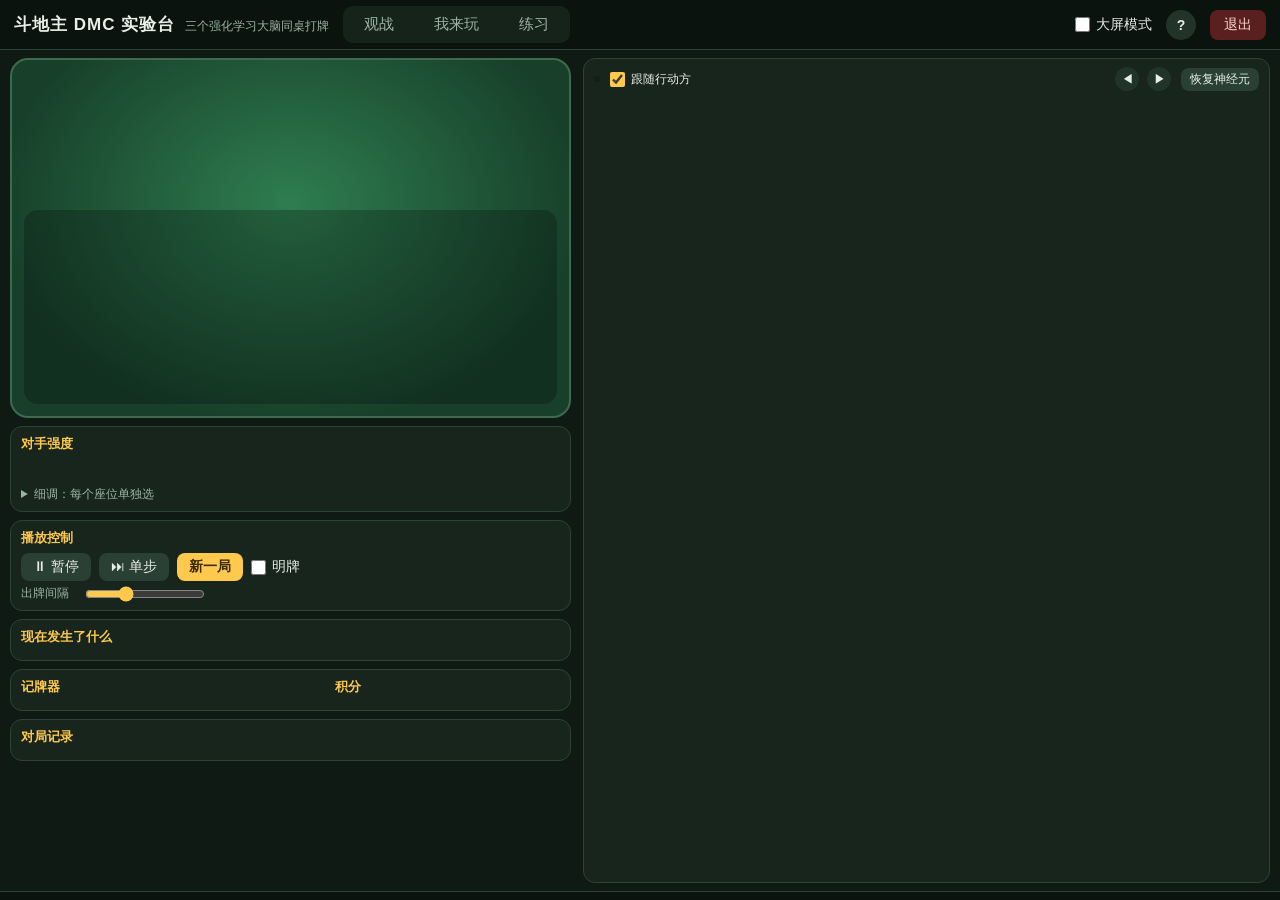
<file: index.html>
<!doctype html>
<html lang="zh-CN">
<head>
<meta charset="utf-8">
<meta name="viewport" content="width=device-width, initial-scale=1">
<title>斗地主 DMC 实验台</title>
<!-- 仓库根目录的入口：GitHub Pages 打开 https://shuyaogao.github.io/doudizhu-dmc-lab/ 时直接跳到 play/。
     用 play/index.html 而不是 play/，这样 Release 的 zip 解压后双击本文件（file://）也能跳过去。 -->
<meta http-equiv="refresh" content="0; url=play/index.html">
<link rel="canonical" href="play/index.html">
<style>
  body { margin: 0; padding: 24px 16px; background: #0f1a14; color: #e8efe9; font-family: "Microsoft YaHei", "PingFang SC", system-ui, sans-serif; line-height: 1.7; }
  a { color: #ffc94d; }
</style>
</head>
<body>
<p>正在打开斗地主 DMC 实验台……</p>
<p>没有自动跳转的话，点这里：<a href="play/index.html">打开实验台（play/index.html）</a></p>
</body>
</html>
</file>
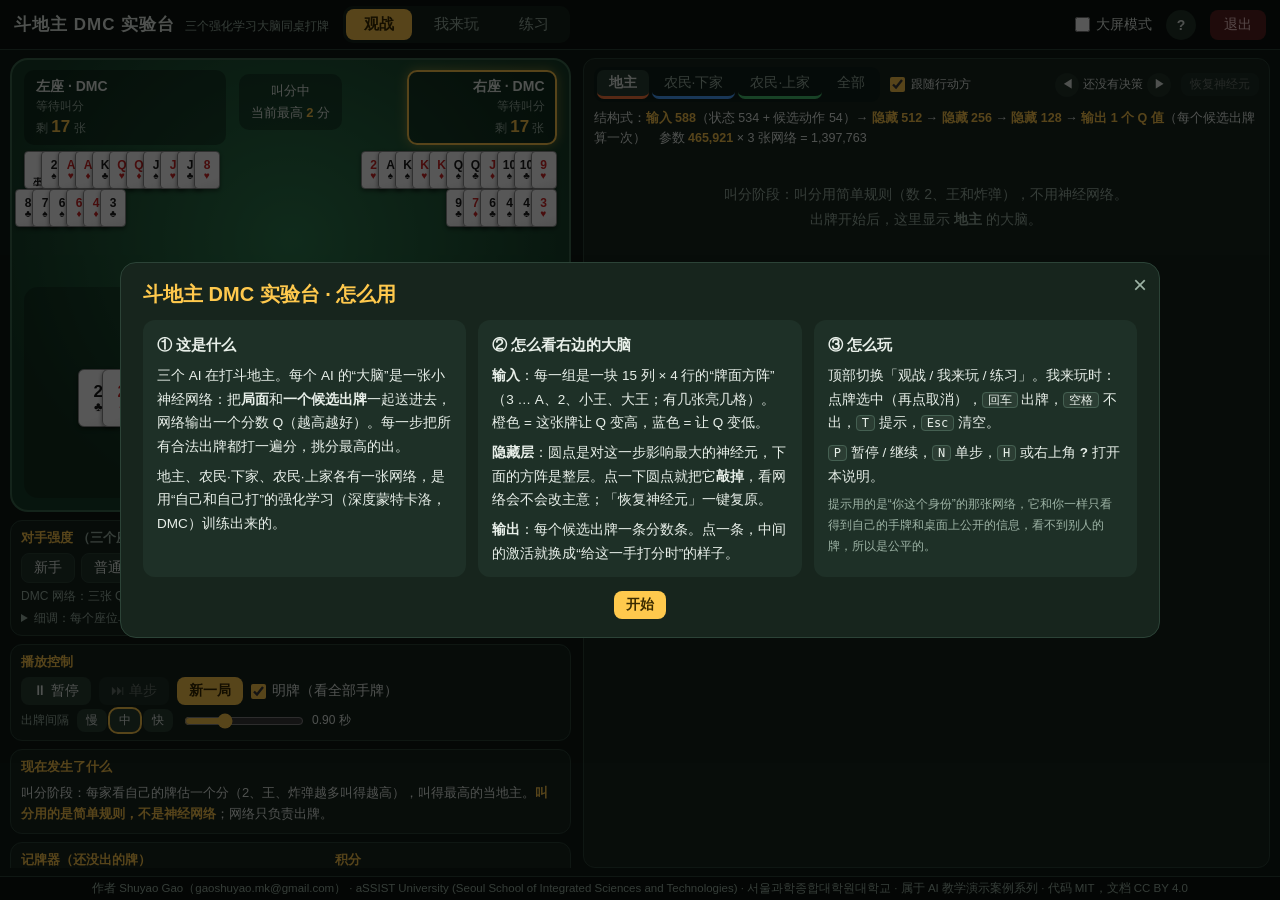
<file: play/index.html>
<!DOCTYPE html>
<html lang="zh-CN">
<head>
<meta charset="utf-8">
<meta name="viewport" content="width=device-width, initial-scale=1">
<title>斗地主 DMC 实验台</title>
<link rel="stylesheet" href="css/app.css">
<link rel="stylesheet" href="css/mobile.css">
</head>
<body>
<div id="app">
  <header id="topbar">
    <div class="brand">斗地主 DMC<span class="long"> 实验台</span><span class="sub">三个强化学习大脑同桌打牌</span></div>
    <nav id="modes" role="tablist">
      <button class="mode" data-mode="watch" data-tip="mode-watch">观战</button>
      <button class="mode" data-mode="play" data-tip="mode-play">我来玩</button>
      <button class="mode" data-mode="practice" data-tip="mode-practice">练习</button>
    </nav>
    <div class="spacer"></div>
    <label class="switch" id="big-wrap" data-tip="bigscreen"><input type="checkbox" id="big-toggle"><span>大屏模式</span></label>
    <button id="help-btn" class="icon-btn" title="操作说明（H）">?</button>
    <button id="exit-btn" class="exit-btn" title="停止运行">退出</button>
    <button id="menu-btn" aria-label="菜单" aria-expanded="false" aria-controls="menu">☰</button>
    <div id="menu" role="menu" hidden>
      <button role="menuitem" id="menu-help">操作说明</button>
      <button role="menuitem" id="menu-ctrl">对手与选项</button>
      <button role="menuitem" id="menu-open">明牌</button>
      <button role="menuitem" id="menu-new">新一局</button>
      <div class="sep"></div>
      <button role="menuitem" id="menu-exit">退出</button>
    </div>
  </header>

  <main id="layout">
    <!-- ================= 左栏：主画面 + 选项 + 播放控制 + 说明 ================= -->
    <section id="left">
      <div id="table">
        <div class="seat-row">
          <div class="seat" id="seat-left"></div>
          <div id="center-info"></div>
          <div class="seat right" id="seat-right"></div>
        </div>
        <div id="me-zone">
          <div class="front" id="front-me"></div>
          <div id="status-line"></div>
          <div id="me-hand" class="hand" data-tip="select"></div>
          <div id="me-actions"></div>
          <div id="me-badge"></div>
        </div>
        <div id="result-banner" hidden></div>
      </div>

      <!-- 手机：主画面下方的一行按钮（观战：暂停 / 单步；我来玩 / 练习：看大脑 / 选项） -->
      <div id="mob-bar" aria-label="手机操作">
        <button class="mbtn mob-watch" id="mob-pause">⏸ 暂停</button>
        <button class="mbtn mob-watch" id="mob-step">⏭ 单步</button>
        <button class="mbtn primary mob-play" id="brain-toggle">看大脑</button>
        <button class="mbtn mob-play" id="ctrl-toggle">选项</button>
        <span id="mob-explain"></span>
      </div>

      <div id="controls">
        <div class="panel" id="practice-panel" hidden>
          <div class="panel-h">练习任务 <span class="muted small" id="task-progress"></span></div>
          <ol id="tasks"></ol>
          <div class="panel-h" style="margin-top:8px">牌型图鉴 <span class="muted small">点一个看例子</span></div>
          <div id="types"></div>
          <div id="type-demo" class="muted small"></div>
        </div>

        <div class="panel" id="preset-panel">
          <div class="panel-h">对手强度 <span class="muted" id="preset-scope"></span></div>
          <div id="presets"></div>
          <div id="preset-desc" class="muted small"></div>
          <details id="fine-tune"><summary>细调：每个座位单独选</summary><div id="seat-kinds"></div></details>
        </div>

        <div class="panel" id="playback-panel">
          <div class="panel-h">播放控制</div>
          <div class="row">
            <button class="btn" id="pause-btn" data-tip="pause">⏸ 暂停</button>
            <button class="btn" id="step-btn" data-tip="step">⏭ 单步</button>
            <button class="btn primary" id="new-btn">新一局</button>
            <label class="switch" id="open-wrap" data-tip="open"><input type="checkbox" id="open-toggle"><span id="open-label">明牌</span></label>
          </div>
          <div class="row">
            <span class="muted small">出牌间隔</span>
            <span id="speed-presets"></span>
            <input type="range" id="speed" min="150" max="2500" step="50" value="900">
            <span id="speed-val" class="small"></span>
          </div>
        </div>

        <div class="panel" id="info-panel">
          <div class="panel-h">现在发生了什么</div>
          <div id="explain"></div>
        </div>

        <div class="panel two-col">
          <div>
            <div class="panel-h" id="counter-h">记牌器</div>
            <div id="counter"></div>
          </div>
          <div>
            <div class="panel-h">积分</div>
            <div id="scores"></div>
          </div>
        </div>

        <div class="panel">
          <div class="panel-h">对局记录</div>
          <div id="log"></div>
        </div>
      </div>
    </section>

    <!-- ================= 右栏：大脑面板 ================= -->
    <section id="right">
      <div id="brain-top">
        <div id="brain-tabs" role="tablist"></div>
        <label class="switch small" data-tip="follow"><input type="checkbox" id="follow-toggle" checked><span>跟随行动方</span></label>
        <div class="spacer"></div>
        <span id="dec-nav">
          <button class="icon-btn" id="dec-prev" title="上一次决策">◀</button>
          <span id="dec-label" class="small"></span>
          <button class="icon-btn" id="dec-next" title="下一次决策">▶</button>
        </span>
        <button class="btn small" id="restore-btn" data-tip="knock">恢复神经元</button>
      </div>
      <div id="brain-struct"></div>
      <div id="brain-body"></div>
    </section>
  </main>

  <footer id="footer"></footer>
</div>

<div id="tip" hidden></div>
<div id="toast"></div>

<div id="help" class="modal" hidden>
  <div class="modal-card">
    <button class="close" id="help-close" title="关闭">×</button>
    <h2>斗地主 DMC 实验台 · 怎么用</h2>
    <div class="modal-body">
    <div class="help-grid">
      <div class="help-card touch-only">
        <h3>③ 手机上怎么玩</h3>
        <svg viewBox="0 0 360 120" role="img" aria-label="触屏操作图解：点一张牌把它抬起来，再点下方的「出牌」">
          <rect x="18" y="38" width="40" height="58" rx="5" fill="#fff" stroke="#8d8d8d"/><text x="25" y="60" font-size="16" font-weight="bold" fill="#1c1c1c">7</text>
          <rect x="52" y="24" width="40" height="58" rx="5" fill="#fff" stroke="#ffc94d" stroke-width="3"/><text x="59" y="46" font-size="16" font-weight="bold" fill="#d32626">8</text>
          <rect x="86" y="38" width="40" height="58" rx="5" fill="#fff" stroke="#8d8d8d"/><text x="93" y="60" font-size="16" font-weight="bold" fill="#1c1c1c">9</text>
          <rect x="120" y="38" width="40" height="58" rx="5" fill="#fff" stroke="#8d8d8d"/><text x="127" y="60" font-size="16" font-weight="bold" fill="#d32626">10</text>
          <circle cx="72" cy="70" r="9" fill="#ffc94d" opacity=".9"/><circle cx="72" cy="70" r="15" fill="none" stroke="#ffc94d" opacity=".5"/>
          <text x="18" y="112" font-size="11" fill="#9db3a5">① 点牌：抬起 = 选中，再点放下</text>
          <path d="M150 60 l0 0 M165 50 l0 0" fill="none"/>
          <text x="172" y="30" font-size="11" fill="#9db3a5">② 牌多时左右滑动</text>
          <path d="M178 40 h60" stroke="#9db3a5" stroke-width="2" marker-end="url(#mArr)"/>
          <defs><marker id="mArr" markerWidth="6" markerHeight="6" refX="5" refY="3" orient="auto"><path d="M0,0 L6,3 L0,6 z" fill="#9db3a5"/></marker></defs>
          <rect x="190" y="60" width="50" height="34" rx="8" fill="#2a4034"/><text x="200" y="82" font-size="12" fill="#e8efe9">提示</text>
          <rect x="246" y="60" width="50" height="34" rx="8" fill="#2a4034"/><text x="256" y="82" font-size="12" fill="#e8efe9">不出</text>
          <rect x="302" y="60" width="50" height="34" rx="8" fill="#2fae5a"/><text x="312" y="82" font-size="12" font-weight="bold" fill="#fff">出牌</text>
          <circle cx="327" cy="88" r="8" fill="#ffc94d" opacity=".9"/>
          <text x="190" y="112" font-size="11" fill="#9db3a5">③ 点「出牌」打出去；压不过就「不出」</text>
        </svg>
        <p>顶部切换「观战 / 我来玩 / 练习」。我来玩时上方是牌桌，下方是你的手牌：<b>点牌选中</b>（再点取消），牌多时<b>左右滑动</b>；然后点 <b>出牌</b>、<b>不出</b> 或 <b>提示</b>。</p>
        <p>「看大脑」全屏打开大脑面板，「返回」关闭；右上角 ☰ 里有对手强度、明牌、新一局、退出。观战时往下滑就能看到大脑面板。</p>
      </div>
      <div class="help-card">
        <h3>① 这是什么</h3>
        <p>三个 AI 在打斗地主。每个 AI 的“大脑”是一张小神经网络：把<b>局面</b>和<b>一个候选出牌</b>一起送进去，网络输出一个分数 Q（越高越好）。每一步把所有合法出牌都打一遍分，挑分最高的出。</p>
        <p>地主、农民·下家、农民·上家各有一张网络，是用“自己和自己打”的强化学习（深度蒙特卡洛，DMC）训练出来的。</p>
      </div>
      <div class="help-card">
        <h3>② 怎么看右边的大脑</h3>
        <p><b>输入</b>：每一组是一块 15 列 × 4 行的“牌面方阵”（3 … A、2、小王、大王；有几张亮几格）。橙色 = 这张牌让 Q 变高，蓝色 = 让 Q 变低。</p>
        <p><b>隐藏层</b>：圆点是对这一步影响最大的神经元，下面的方阵是整层。点一下圆点就把它<b>敲掉</b>，看网络会不会改主意；「恢复神经元」一键复原。</p>
        <p><b>输出</b>：每个候选出牌一条分数条。点一条，中间的激活就换成“给这一手打分时”的样子。</p>
      </div>
      <div class="help-card kbd-only">
        <h3>③ 怎么玩</h3>
        <p>顶部切换「观战 / 我来玩 / 练习」。我来玩时：点牌选中（再点取消），<kbd>回车</kbd> 出牌，<kbd>空格</kbd> 不出，<kbd>T</kbd> 提示，<kbd>Esc</kbd> 清空。</p>
        <p><kbd>P</kbd> 暂停 / 继续，<kbd>N</kbd> 单步，<kbd>H</kbd> 或右上角 <b>?</b> 打开本说明。</p>
        <p class="muted small">提示用的是“你这个身份”的那张网络，它和你一样只看得到自己的手牌和桌面上公开的信息，看不到别人的牌，所以是公平的。</p>
      </div>
    </div>
    </div>
    <div class="modal-foot"><button class="btn primary" id="help-ok">开始</button></div>
  </div>
</div>

<div id="ended" hidden>
  <div class="ended-card">
    <h2>已停止运行</h2>
    <p>所有计算都已结束，可以直接关闭这个标签页。</p>
  </div>
</div>

<button id="brain-close" type="button" hidden>返回</button>
<div id="rotate-hint" role="status"><div><b>竖屏体验更佳</b>把手机竖过来：上面是牌桌，下面是你的手牌和「出牌」「不出」「提示」。<br><button id="rot-ok" type="button">仍然横屏继续</button></div></div>

<script src="js/selftest.js"></script>
<script src="js/credits.js"></script>
<script src="js/engine.js"></script>
<script src="js/model_dmc.js"></script>
<script src="js/nn.js"></script>
<script src="js/brain.js"></script>
<script src="js/mobile.js"></script>
<script src="js/app.js"></script>
</body>
</html>
</file>
<file: play/css/app.css>
:root {
  --bg: #0f1a14;
  --panel: #17251d;
  --panel2: #1e3027;
  --line: #2c4337;
  --text: #e8efe9;
  --muted: #9db3a5;
  --accent: #ffc94d;
  --felt1: #2e7d50;
  --felt2: #173f29;
  --landlord: #ff7a3d;
  --down: #4aa3ff;
  --up: #46c36f;
  --pos: #ff9f1a;
  --neg: #4dabf7;
  --danger: #ff6b6b;
  --left: 45fr;
  --right: 55fr;
}
* { box-sizing: border-box; margin: 0; padding: 0; }
html, body { height: 100%; }
body {
  background: var(--bg); color: var(--text);
  font-family: "Microsoft YaHei", "PingFang SC", "Hiragino Sans GB", "Noto Sans CJK SC", "Segoe UI", sans-serif;
  font-size: 14px; overflow: hidden;
}
button { font: inherit; color: inherit; cursor: pointer; border: none; background: none; }
.muted { color: var(--muted); }
.small { font-size: 12px; }
kbd { background: #2b3d33; border: 1px solid #456052; border-radius: 4px; padding: 0 5px; font-size: 12px; }

#app { display: flex; flex-direction: column; height: 100vh; }
body.big { --left: 35fr; --right: 65fr; }

/* ---------------- 顶栏 ---------------- */
#topbar { display: flex; align-items: center; gap: 14px; padding: 6px 14px; background: #0b130e; border-bottom: 1px solid var(--line); min-height: 46px; }
.brand { font-size: 17px; font-weight: bold; letter-spacing: 1px; white-space: nowrap; }
.brand .sub { font-size: 12px; font-weight: normal; color: var(--muted); margin-left: 10px; letter-spacing: 0; }
#modes { display: flex; gap: 4px; background: #16231b; padding: 3px; border-radius: 10px; }
.mode { padding: 6px 18px; border-radius: 8px; color: var(--muted); font-size: 15px; }
.mode.active { background: var(--accent); color: #3a2a00; font-weight: bold; }
.mode:not(.active):hover { color: var(--text); background: #223429; }
.spacer { flex: 1; }
.icon-btn { width: 30px; height: 30px; border-radius: 50%; background: #223429; font-weight: bold; }
.icon-btn:hover { background: #2f4639; }
.exit-btn { padding: 6px 14px; border-radius: 8px; background: #5a1f1f; color: #ffd6d6; }
.exit-btn:hover { background: #7a2626; }
.switch { display: inline-flex; align-items: center; gap: 6px; cursor: pointer; user-select: none; white-space: nowrap; }
.switch input { accent-color: var(--accent); width: 15px; height: 15px; }
.switch.small { font-size: 12px; }

/* ---------------- 两栏 ---------------- */
#layout { flex: 1; min-height: 0; display: grid; grid-template-columns: var(--left) var(--right); gap: 10px; padding: 8px 10px; }
#left, #right { min-height: 0; min-width: 0; overflow-y: auto; overflow-x: hidden; }
#left { display: flex; flex-direction: column; gap: 8px; padding-right: 2px; }
#left > *, #controls > * { flex-shrink: 0; }
#right { background: var(--panel); border: 1px solid var(--line); border-radius: 12px; padding: 8px 10px; display: flex; flex-direction: column; }
#footer { padding: 4px 14px; font-size: 11.5px; color: var(--muted); border-top: 1px solid var(--line); background: #0b130e; text-align: center; }

/* ---------------- 牌桌 ---------------- */
#table { position: relative; border-radius: 18px; padding: 10px 12px 12px; min-height: 360px;
  background: radial-gradient(ellipse at 50% 40%, var(--felt1) 0%, var(--felt2) 75%); border: 2px solid #3d6b4f; display: flex; flex-direction: column; }
.seat-row { display: flex; justify-content: space-between; gap: 8px; flex: 1; }
.seat { width: 38%; display: flex; flex-direction: column; gap: 6px; }
.seat.right { align-items: flex-end; text-align: right; }
.badge { display: inline-flex; flex-direction: column; gap: 2px; background: rgba(0,0,0,.32); padding: 6px 10px; border-radius: 10px; border: 2px solid transparent; min-width: 150px; }
.badge.turn { border-color: var(--accent); box-shadow: 0 0 12px rgba(255,201,77,.45); }
.badge .nm { font-weight: bold; }
.badge .role { font-size: 12px; }
.badge .cnt { font-size: 12px; color: var(--muted); }
.badge .cnt b { font-size: 17px; color: var(--accent); }
.badge.danger .cnt b { color: var(--danger); }
.role-landlord { color: var(--landlord); } .role-down { color: var(--down); } .role-up { color: var(--up); }
.mini-hand { display: flex; flex-wrap: wrap; max-width: 100%; }
.seat.right .mini-hand { justify-content: flex-end; }
.backs { font-size: 12px; color: var(--muted); }
.front { min-height: 48px; display: flex; align-items: center; flex-wrap: wrap; gap: 2px; }
.seat.right .front { justify-content: flex-end; }
.typetag { font-size: 11.5px; background: rgba(0,0,0,.4); padding: 1px 8px; border-radius: 99px; margin: 0 4px; white-space: nowrap; }
.passmark { font-size: 14px; font-style: italic; opacity: .75; background: rgba(0,0,0,.28); border-radius: 99px; padding: 2px 10px; }
#center-info { flex: 1; text-align: center; padding-top: 4px; font-size: 13px; line-height: 1.7; }
#center-info .box { display: inline-block; background: rgba(0,0,0,.3); border-radius: 10px; padding: 6px 12px; }
#center-info b { color: var(--accent); }

#me-zone { background: rgba(0,0,0,.24); border-radius: 14px; padding: 6px 10px 8px; border: 2px solid transparent; margin-top: 6px; }
#me-zone.turn { border-color: var(--accent); }
#me-zone .front { justify-content: center; min-height: 40px; }
#status-line { text-align: center; font-size: 13.5px; min-height: 20px; }
#status-line b { color: var(--accent); }
.hand { display: flex; justify-content: center; flex-wrap: nowrap; padding-top: 14px; min-height: 76px; }
.hand .card { margin-left: -16px; transition: transform .12s; }
.hand .card:first-child { margin-left: 0; }
.hand.clickable .card { cursor: pointer; }
.hand.clickable .card:hover { transform: translateY(-6px); }
.hand .card.sel { transform: translateY(-14px); border-color: var(--accent); box-shadow: 0 0 0 2px var(--accent); }
#me-actions { display: flex; justify-content: center; gap: 8px; margin-top: 6px; flex-wrap: wrap; min-height: 32px; }
#me-badge { text-align: center; font-size: 12px; color: var(--muted); margin-top: 2px; }
#result-banner { position: absolute; left: 50%; top: 42%; transform: translate(-50%, -50%); background: rgba(10,20,14,.92); border: 2px solid var(--accent); border-radius: 14px; padding: 14px 22px; text-align: center; z-index: 5; min-width: 300px; }
#result-banner h3 { font-size: 22px; margin-bottom: 6px; }
#result-banner .row { justify-content: center; margin-top: 8px; }

.card { display: inline-flex; flex-direction: column; align-items: center; justify-content: center; width: 40px; height: 58px; background: linear-gradient(160deg, #fff 75%, #eee); color: #1c1c1c;
  border-radius: 6px; border: 1.5px solid #8d8d8d; box-shadow: 0 2px 4px rgba(0,0,0,.45); user-select: none; }
.card .rk { font-size: 17px; font-weight: bold; line-height: 1; }
.card .st { font-size: 13px; line-height: 1; }
.card.red { color: #d32626; }
.card.joker { writing-mode: vertical-lr; font-size: 12px; font-weight: bold; letter-spacing: 2px; }
.card.joker.big { color: #d32626; }
.card.sm { width: 26px; height: 38px; border-radius: 4px; margin-left: -9px; }
.card.sm:first-child { margin-left: 0; }
.card.sm .rk { font-size: 12px; } .card.sm .st { font-size: 10px; }
.card.sm.joker { font-size: 9px; letter-spacing: 0; }
.front .card.sm { margin-left: -6px; }

/* ---------------- 按钮、面板 ---------------- */
.btn { padding: 5px 12px; border-radius: 8px; background: #2a4034; color: var(--text); white-space: nowrap; }
.btn:hover:not(:disabled) { background: #36513f; }
.btn:disabled { opacity: .4; cursor: not-allowed; }
.btn.primary { background: var(--accent); color: #3a2a00; font-weight: bold; }
.btn.primary:hover:not(:disabled) { filter: brightness(1.08); background: var(--accent); }
.btn.go { background: #2fae5a; color: #fff; font-weight: bold; }
.btn.small { padding: 3px 9px; font-size: 12px; }
.btn.on { outline: 2px solid var(--accent); }
.panel { background: var(--panel); border: 1px solid var(--line); border-radius: 12px; padding: 8px 10px; }
.panel-h { font-weight: bold; color: var(--accent); margin-bottom: 6px; font-size: 13px; }
.row { display: flex; align-items: center; gap: 8px; flex-wrap: wrap; margin-top: 4px; }
.two-col { display: grid; grid-template-columns: 1.35fr 1fr; gap: 12px; }
#controls { display: flex; flex-direction: column; gap: 8px; }
#presets { display: flex; gap: 6px; flex-wrap: wrap; }
.preset { padding: 5px 12px; border-radius: 8px; background: #22362b; border: 1px solid var(--line); }
.preset.active { border-color: var(--accent); color: var(--accent); font-weight: bold; }
#preset-desc { margin-top: 5px; min-height: 18px; }
#fine-tune summary { cursor: pointer; font-size: 12px; color: var(--muted); margin-top: 4px; }
#seat-kinds { display: flex; gap: 10px; flex-wrap: wrap; margin-top: 6px; font-size: 12px; }
select { background: #22362b; color: var(--text); border: 1px solid var(--line); border-radius: 6px; padding: 2px 4px; font: inherit; }
#speed { width: 120px; accent-color: var(--accent); }
#speed-presets .btn { margin-right: 3px; }
#explain { font-size: 13px; line-height: 1.65; }
#explain b { color: var(--accent); }
#counter { display: grid; grid-template-columns: repeat(8, 1fr); gap: 3px; }
.cnt-cell { background: #22362b; border-radius: 6px; text-align: center; padding: 2px 0; font-size: 11.5px; }
.cnt-cell b { display: block; font-size: 14px; color: var(--accent); }
.cnt-cell.zero { opacity: .35; }
#scores { font-size: 12.5px; line-height: 1.8; }
#log { font-size: 12px; line-height: 1.7; max-height: 130px; overflow-y: auto; color: #cfdcd3; }
#log .sys { color: var(--accent); }
#tasks { padding-left: 20px; font-size: 13px; line-height: 1.9; }
#tasks li.done { color: #7fe39b; }
#tasks li.done::marker { content: "✔ "; }
#tasks li.next { font-weight: bold; }
#types { display: flex; flex-wrap: wrap; gap: 4px; }
#types .btn { font-size: 12px; padding: 2px 8px; }
#type-demo { margin-top: 6px; min-height: 48px; }
#type-demo .cards { display: flex; margin: 4px 0; }
#type-demo .card { animation: dealIn .45s both; }
@keyframes dealIn { from { opacity: 0; transform: translateY(-16px) rotate(-8deg); } to { opacity: 1; transform: none; } }
.pulse { animation: pulse 1.4s infinite; }
@keyframes pulse { 0%,100% { box-shadow: 0 0 0 0 rgba(255,201,77,.0); } 50% { box-shadow: 0 0 0 4px rgba(255,201,77,.55); } }

/* ---------------- 大脑面板 ---------------- */
#brain-top { display: flex; align-items: center; gap: 10px; flex-wrap: wrap; }
#brain-tabs { display: flex; gap: 3px; background: #10201a; padding: 3px; border-radius: 9px; }
.btab { padding: 4px 12px; border-radius: 7px; color: var(--muted); border-bottom: 3px solid transparent; }
.btab.active { background: #2a4034; color: var(--text); font-weight: bold; }
.btab.landlord { border-bottom-color: var(--landlord); } .btab.down { border-bottom-color: var(--down); } .btab.up { border-bottom-color: var(--up); }
#dec-nav { display: inline-flex; align-items: center; gap: 4px; }
#dec-nav .icon-btn { width: 24px; height: 24px; font-size: 11px; }
#brain-struct { font-size: 12.5px; margin: 6px 0 4px; line-height: 1.6; }
#brain-struct b { color: var(--accent); }
#brain-body { flex: 1; min-height: 0; position: relative; }
.brain-head { display: flex; align-items: baseline; gap: 10px; flex-wrap: wrap; font-size: 13px; margin-bottom: 4px; }
.brain-head .who { font-weight: bold; font-size: 14px; }
.brain-canvas { display: block; width: 100%; cursor: crosshair; }
.brain-lower { display: flex; gap: 10px; flex-wrap: wrap; margin-top: 4px; }
.outlist { flex: 1 1 330px; min-width: 0; }
.outlist .oh { font-size: 12.5px; margin-bottom: 3px; }
.orow { display: grid; grid-template-columns: 22px minmax(90px, 1.3fr) 1fr 52px; align-items: center; gap: 6px; font-size: 12px; padding: 2px 4px; border-radius: 6px; cursor: pointer; }
.orow:hover { background: #22362b; }
.orow.selc { background: #2c4337; outline: 1px solid var(--accent); }
.orow .mv { white-space: nowrap; overflow: hidden; text-overflow: ellipsis; }
.orow .bar { height: 10px; background: #0f1a14; border-radius: 3px; position: relative; overflow: hidden; }
.orow .bar i { position: absolute; top: 0; bottom: 0; }
.orow .bar .zero { position: absolute; left: 50%; top: 0; bottom: 0; width: 1px; background: #557; }
.orow .val { text-align: right; font-variant-numeric: tabular-nums; }
.tag { font-size: 10.5px; padding: 0 5px; border-radius: 4px; margin-left: 4px; white-space: nowrap; }
.tag.best { background: #5b4500; color: #ffd76a; }
.tag.real { background: #12405f; color: #9fd4ff; }
.more { font-size: 12px; color: var(--muted); cursor: pointer; padding: 2px 4px; }
.valuebox { flex: 0 1 280px; min-width: 220px; }
.valuebox canvas { width: 100%; height: 92px; display: block; }
.legend { font-size: 11.5px; color: var(--muted); line-height: 1.5; margin-top: 4px; }
.legend i { display: inline-block; width: 10px; height: 10px; border-radius: 50%; vertical-align: -1px; margin: 0 3px 0 8px; }
.lock { position: absolute; inset: 0; display: flex; align-items: center; justify-content: center; background: rgba(15,26,20,.92); border-radius: 10px; z-index: 3; text-align: center; padding: 20px; }
.lock .inner { max-width: 420px; line-height: 1.8; }
.lock .big { font-size: 28px; }
.empty { padding: 30px 16px; text-align: center; color: var(--muted); line-height: 1.8; }
.all-grid { display: grid; gap: 8px; }
.all-grid.two { grid-template-columns: 1fr 1fr; }
.mini-brain { border: 2px solid var(--line); border-radius: 10px; padding: 6px 8px; position: relative; cursor: pointer; min-height: 120px; background: #142219; }
.mini-brain:hover { filter: brightness(1.08); }
.mini-brain.landlord { border-color: var(--landlord); } .mini-brain.down { border-color: var(--down); } .mini-brain.up { border-color: var(--up); }
.mini-brain .mh { font-size: 12.5px; display: flex; gap: 8px; align-items: baseline; flex-wrap: wrap; }
.mini-brain .mh b { font-size: 13.5px; }
.mini-brain canvas { width: 100%; display: block; margin-top: 4px; }
.mini-brain .top3 { font-size: 11.5px; margin-top: 3px; line-height: 1.55; }
.mini-brain .lock { border-radius: 8px; font-size: 12.5px; }
.preview-cover { margin: 10px 0; padding: 16px; text-align: center; border: 1px dashed var(--accent); border-radius: 10px; line-height: 1.8; }

/* ---------------- 悬停提示（带动画） ---------------- */
#tip { position: fixed; z-index: 60; max-width: 280px; background: #0b130e; border: 1px solid var(--accent); border-radius: 10px; padding: 8px 10px; font-size: 12.5px; line-height: 1.6; pointer-events: none; box-shadow: 0 6px 20px rgba(0,0,0,.5); }
#tip .demo { height: 58px; margin-bottom: 6px; position: relative; background: #17251d; border-radius: 8px; overflow: hidden; }
.demo .dc { position: absolute; bottom: 6px; width: 22px; height: 32px; background: #fff; border-radius: 3px; border: 1px solid #999; color: #222; font-size: 11px; font-weight: bold; text-align: center; line-height: 30px; }
.demo .ptr { position: absolute; width: 12px; height: 12px; border-radius: 50%; background: var(--accent); box-shadow: 0 0 0 3px rgba(255,201,77,.35); }
.demo-select .dc:nth-child(1) { left: 40px; animation: lift 3s infinite; }
.demo-select .dc:nth-child(2) { left: 66px; animation: lift 3s .6s infinite; }
.demo-select .dc:nth-child(3) { left: 92px; animation: lift 3s 1.2s infinite; }
.demo-select .ptr { animation: ptrMove 3s infinite; top: 34px; }
@keyframes lift { 0%,15% { transform: none; } 22%,85% { transform: translateY(-12px); } 100% { transform: none; } }
@keyframes ptrMove { 0% { left: 45px; } 20% { left: 47px; } 40% { left: 73px; } 60% { left: 99px; } 100% { left: 99px; } }
.demo-play .dc { animation: fly 2.6s infinite; }
.demo-play .dc:nth-child(1) { left: 60px; } .demo-play .dc:nth-child(2) { left: 84px; animation-delay: .1s; }
@keyframes fly { 0%,20% { transform: translateY(-10px); opacity: 1; } 60%,80% { transform: translateY(-40px) scale(.8); opacity: 1; } 100% { transform: translateY(-40px) scale(.8); opacity: 0; } }
.demo-play .key { position: absolute; right: 12px; bottom: 10px; font-size: 11px; background: #2b3d33; border: 1px solid #456052; border-radius: 4px; padding: 0 6px; animation: keyPress 2.6s infinite; }
@keyframes keyPress { 0%,15% { transform: none; } 18%,26% { transform: translateY(2px); background: var(--accent); color: #333; } 30%,100% { transform: none; } }
.demo-knock .nd { position: absolute; width: 16px; height: 16px; border-radius: 50%; top: 20px; background: var(--pos); }
.demo-knock .nd:nth-child(1) { left: 30px; } .demo-knock .nd:nth-child(2) { left: 60px; animation: knock 3s infinite; } .demo-knock .nd:nth-child(3) { left: 90px; background: var(--neg); }
.demo-knock .ptr { top: 22px; left: 62px; animation: tap 3s infinite; }
@keyframes knock { 0%,30% { background: var(--pos); } 36%,90% { background: #555; box-shadow: inset 0 0 0 2px #999; } 100% { background: var(--pos); } }
@keyframes tap { 0%,25% { transform: scale(1); } 30% { transform: scale(.6); } 36%,100% { transform: scale(1); opacity: .2; } }
.demo-cand .bar { position: absolute; left: 20px; height: 9px; border-radius: 3px; background: #4d6b5a; }
.demo-cand .bar:nth-child(1) { top: 10px; width: 120px; } .demo-cand .bar:nth-child(2) { top: 25px; width: 90px; animation: hl 3s infinite; } .demo-cand .bar:nth-child(3) { top: 40px; width: 60px; }
.demo-cand .ptr { left: 100px; top: 24px; animation: tapc 3s infinite; }
@keyframes hl { 0%,35% { background: #4d6b5a; } 40%,100% { background: var(--accent); } }
@keyframes tapc { 0%,30% { transform: scale(1); } 36% { transform: scale(.6); } 42%,100% { transform: scale(1); } }
.demo-step .dc { animation: none; }
.demo-step .dc:nth-child(1) { left: 30px; animation: stepIn 3s infinite; } .demo-step .dc:nth-child(2) { left: 70px; animation: stepIn 3s 1s infinite; opacity: 0; } .demo-step .dc:nth-child(3) { left: 110px; animation: stepIn 3s 2s infinite; opacity: 0; }
@keyframes stepIn { 0% { opacity: 0; transform: translateY(-14px); } 10%,100% { opacity: 1; transform: none; } }

#toast { position: fixed; top: 58px; left: 50%; transform: translateX(-50%); background: #2f7fd6; color: #fff; padding: 8px 20px; border-radius: 10px; opacity: 0; pointer-events: none; transition: opacity .25s; z-index: 70; }
#toast.show { opacity: 1; }
#toast.err { background: #c43c3c; }

/* ---------------- 说明弹窗、结束页 ---------------- */
.modal { position: fixed; inset: 0; background: rgba(0,0,0,.66); display: flex; align-items: center; justify-content: center; z-index: 80; padding: 16px; }
.modal[hidden], #ended[hidden], #tip[hidden], #result-banner[hidden], #practice-panel[hidden] { display: none; }
.modal-card { background: var(--panel); border: 1px solid var(--line); border-radius: 16px; padding: 18px 22px; max-width: 1040px; width: 100%; max-height: 92vh; overflow-y: auto; position: relative; }
.modal-card h2 { font-size: 20px; margin-bottom: 12px; color: var(--accent); }
.modal-card .close { position: absolute; right: 12px; top: 8px; font-size: 24px; color: var(--muted); }
.help-grid { display: grid; grid-template-columns: repeat(3, 1fr); gap: 12px; }
.help-card { background: var(--panel2); border-radius: 12px; padding: 12px 14px; line-height: 1.75; font-size: 13.5px; }
.help-card h3 { font-size: 15px; margin-bottom: 6px; }
.help-card p + p { margin-top: 6px; }
.modal-foot { text-align: center; margin-top: 14px; }
#ended { position: fixed; inset: 0; background: var(--bg); display: flex; align-items: center; justify-content: center; z-index: 100; }
.ended-card { text-align: center; line-height: 2; }
.ended-card h2 { font-size: 26px; color: var(--accent); }

@media (max-width: 1100px) {
  .help-grid { grid-template-columns: 1fr; }
  .brand .sub { display: none; }
}
@media (max-height: 800px) {
  #table { min-height: 330px; }
  .hand { min-height: 68px; padding-top: 12px; }
}
</file>
<file: play/css/mobile.css>
/* ============================================================================
   手机竖屏（触屏 + 宽度 ≤ 980px + 竖屏 → body.touchp，由 js/mobile.js 加；触屏横屏 → body.touchl）
   牌类通用布局，可整份复制到别的牌类项目。用到的类名 / id：
     body.touch / .touchp / .touchl        设备分类（mobile.js detect）
     body.m-watch / .m-play / .m-practice  当前模式（页面在切换模式时加）
     body.sheet-brain / .sheet-ctrl        全屏面板打开（mobile.js sheets）；#brain-close 是共用的「返回」按钮
     body.rot-ok                           横屏下选择了「仍然横屏继续」
     #menu-btn #menu                       ☰ 菜单（头部压成一行后其余入口都收在这里）
     #mob-bar .mbtn .mob-watch .mob-play   主画面下方的一行按钮（看大脑 / 选项 / 暂停 / 单步）
     .hand .card .cbtn                     横向滚动的手牌列、牌面、出牌 / 不出 / 提示 大按钮
     .touch-only / .kbd-only               说明浮层里只给触屏 / 只给键盘看的内容
   观战（看）：整页上下滚动，牌桌贴顶，大脑面板紧跟在牌桌下面（紧凑画法），再往下是选项。
   我来玩 / 练习（操作）：一屏 100dvh 不滚动，上方牌桌 + 下方手牌与大按钮；大脑、选项收起，用「看大脑」「选项」全屏打开。
   ============================================================================ */
#menu-btn, #menu, #mob-bar, #brain-close, #rotate-hint, .touch-only { display: none; }
.pressed { filter: brightness(1.25); transform: scale(.97); }
@media (hover: none) { .hand.clickable .card:hover { transform: none; } .hand.clickable .card.sel:hover { transform: translateY(-14px); } }

body.touch .touch-only { display: block; }
body.touch .kbd-only { display: none; }

body.touchp { -webkit-touch-callout: none; -webkit-user-select: none; user-select: none; touch-action: manipulation;
  padding: env(safe-area-inset-top) env(safe-area-inset-right) 0 env(safe-area-inset-left); }
body.touchp #tip { display: none !important; }

/* ---- 头部压成一行：标题、模式标签、☰ ---- */
body.touchp #topbar { gap: 6px; padding: 4px 8px; min-height: 44px; }
body.touchp .brand { font-size: 15px; letter-spacing: 0; }
body.touchp .brand .long, body.touchp .brand .sub, body.touchp #big-wrap, body.touchp #help-btn, body.touchp #exit-btn { display: none; }
body.touchp #modes { padding: 2px; gap: 2px; }
body.touchp .mode { padding: 7px 9px; font-size: 13px; min-height: 36px; }
body.touchp #menu-btn { display: block; margin-left: auto; width: 44px; height: 38px; font-size: 20px; border-radius: 8px; background: #223429; }
body.touchp #menu:not([hidden]) { display: grid; position: fixed; z-index: 90; right: 8px; top: calc(env(safe-area-inset-top) + 48px); min-width: 200px;
  background: var(--panel); border: 1px solid var(--accent); border-radius: 12px; padding: 6px; gap: 2px; box-shadow: 0 8px 24px rgba(0,0,0,.55); }
#menu button { font-size: 15px; text-align: left; padding: 10px 14px; min-height: 44px; border-radius: 8px; color: var(--text); }
#menu button:active { background: #2a4034; }
#menu .sep { height: 1px; background: var(--line); margin: 4px 0; }

/* ---- 牌桌、牌面（360px 宽也要看得清、点得到） ---- */
body.touchp #table { border-radius: 14px; padding: 8px 8px 8px; min-height: 0; border-width: 1.5px; }
body.touchp .seat-row { min-height: 0; gap: 4px; flex-wrap: wrap; align-content: flex-start; }
body.touchp .seat { width: 48%; gap: 4px; }
body.touchp #center-info { flex: 1 1 100%; order: 3; padding-top: 6px; }   /* 底牌 / 倍数 / 要压 这一行放到两家下面，横着写 */
body.touchp .badge { min-width: 0; padding: 4px 8px; gap: 1px; }
body.touchp .badge .nm { font-size: 12px; } body.touchp .badge .role { font-size: 11px; } body.touchp .badge .cnt { font-size: 11px; } body.touchp .badge .cnt b { font-size: 15px; }
body.touchp #center-info { font-size: 12px; line-height: 1.5; padding-top: 2px; }
body.touchp #center-info .box { padding: 4px 8px; }
body.touchp .front { min-height: 36px; }
body.touchp .card.sm { width: 24px; height: 34px; }
body.touchp .front .card.sm { margin-left: -5px; }
body.touchp #me-zone { padding: 6px 6px 8px; margin-top: 4px; }
body.touchp #status-line { font-size: 13px; }
body.touchp .card { width: 46px; height: 66px; border-radius: 7px; }
body.touchp .card .rk { font-size: 19px; } body.touchp .card .st { font-size: 14px; }
body.touchp .card.joker { font-size: 13px; }
body.touchp .hand { justify-content: flex-start; justify-content: safe center; overflow-x: auto; overflow-y: hidden; padding: 16px 10px 6px; min-height: 92px;
  touch-action: pan-x; -webkit-overflow-scrolling: touch; scrollbar-width: thin; }
body.touchp .hand .card { margin-left: -12px; flex: none; }
body.touchp .hand .card:first-child { margin-left: 0; }
body.touchp .hand .card.sel { transform: translateY(-14px); }
body.touchp #me-actions { gap: 8px; margin-top: 8px; min-height: 48px; }
body.touchp #me-actions .btn { flex: 1 1 0; min-width: 64px; min-height: 48px; font-size: 16px; border-radius: 10px; padding: 6px 8px; touch-action: none; }
body.touchp #me-actions .btn.go, body.touchp #me-actions .btn.primary { font-weight: bold; }
body.touchp #me-badge { display: none; }
body.touchp #result-banner { min-width: 0; width: 88%; padding: 12px 14px; }
body.touchp #result-banner .btn { min-height: 44px; min-width: 120px; }

/* ---- 主画面下方的一行按钮 ---- */
body.touchp #mob-bar { display: flex; align-items: center; gap: 6px; padding: 0 2px; min-height: 46px; flex: none; }
.mbtn { min-height: 44px; min-width: 64px; padding: 0 12px; border-radius: 10px; background: #2a4034; font-size: 14px; white-space: nowrap; }
.mbtn.primary { background: var(--accent); color: #3a2a00; font-weight: bold; }
.mbtn:disabled { opacity: .4; }
#mob-explain { flex: 1; min-width: 0; font-size: 12px; line-height: 1.4; color: var(--muted); overflow: hidden; display: -webkit-box; -webkit-line-clamp: 2; -webkit-box-orient: vertical; }
#mob-explain b { color: var(--accent); }
body.m-watch .mob-play, body:not(.m-watch) .mob-watch { display: none; }

/* ---- 观战：整页上下滚动，牌桌 → 大脑（紧凑） → 选项 ---- */
body.touchp.m-watch { height: auto; min-height: 100%; overflow-y: auto; overflow-x: hidden; }
body.touchp.m-watch #app { height: auto; min-height: 100dvh; }
body.touchp.m-watch #layout { display: flex; flex-direction: column; gap: 8px; padding: 6px 8px; overflow: visible; }
body.touchp.m-watch #left { display: contents; }
body.touchp.m-watch #table { order: 0; min-height: 290px; }
body.touchp.m-watch #mob-bar { order: 1; }
body.touchp.m-watch #right { order: 2; overflow: visible; padding: 8px; }
body.touchp.m-watch #controls { order: 3; }
body.touchp.m-watch #footer { font-size: 10.5px; padding-bottom: max(6px, env(safe-area-inset-bottom)); }

/* ---- 我来玩 / 练习：一屏，不滚动 ---- */
body.touchp:not(.m-watch) { height: 100dvh; overflow: hidden; }
body.touchp:not(.m-watch) #app { height: 100dvh; }
body.touchp:not(.m-watch) #layout { display: flex; flex-direction: column; gap: 4px; padding: 4px 6px 0; overflow: hidden; }
body.touchp:not(.m-watch) #left { flex: 1; min-height: 0; overflow: hidden; gap: 4px; padding: 0; }
body.touchp:not(.m-watch) #table { flex: 1; min-height: 0; }
body.touchp:not(.m-watch) #me-zone { margin-top: auto; }
body.touchp:not(.m-watch) #mob-bar { padding-bottom: max(4px, env(safe-area-inset-bottom)); }
body.touchp:not(.m-watch) #controls, body.touchp:not(.m-watch) #right, body.touchp:not(.m-watch) #footer { display: none; }

/* ---- 全屏面板：「看大脑」「选项」，「返回」关闭 ---- */
body.touchp.sheet-brain #right, body.touchp.sheet-ctrl #controls { display: flex; flex-direction: column; position: fixed; z-index: 85; inset: 0; overflow-y: auto; overflow-x: hidden;
  background: var(--bg); border: none; border-radius: 0; padding: calc(env(safe-area-inset-top) + 8px) 10px calc(env(safe-area-inset-bottom) + 76px); }
body.touchp.sheet-brain #brain-close, body.touchp.sheet-ctrl #brain-close { display: block; position: fixed; z-index: 86; left: 50%; transform: translateX(-50%);
  bottom: calc(env(safe-area-inset-bottom) + 12px); min-width: 150px; min-height: 48px; padding: 0 26px; background: var(--accent); color: #3a2a00;
  font-weight: bold; font-size: 16px; border-radius: 24px; box-shadow: 0 6px 18px rgba(0,0,0,.55); }
body.touchp.sheet-brain #brain-body { flex: none; }

/* ---- 大脑面板的紧凑画法（brain.js 在宽度 < 600px 时用更少的神经元列和更小的字） ---- */
body.touchp #brain-top { gap: 6px; }
body.touchp .btab { padding: 7px 8px; font-size: 12px; min-height: 36px; }
body.touchp #brain-struct { font-size: 11.5px; }
body.touchp #dec-nav .icon-btn { width: 32px; height: 32px; font-size: 12px; }
body.touchp #restore-btn { min-height: 32px; }
body.touchp .brain-head { font-size: 12px; gap: 6px; }
body.touchp .legend { font-size: 10.5px; }
body.touchp .orow { grid-template-columns: 18px minmax(70px, 1.2fr) 1fr 48px; min-height: 32px; font-size: 12px; }
body.touchp .valuebox { min-width: 0; flex: 1 1 100%; }
body.touchp .preview-cover .btn { min-height: 44px; }
body.touchp .lock { padding: 12px; } body.touchp .lock .inner { font-size: 12.5px; line-height: 1.6; }

/* ---- 选项 / 表单：触控区 ≥ 44px，标签 ≥ 14px ---- */
body.touchp #controls .btn, body.touchp .preset { min-height: 44px; padding: 8px 14px; font-size: 14px; }
body.touchp #controls .btn.small { min-height: 40px; font-size: 13px; }
body.touchp #speed { width: 100%; min-height: 44px; }
body.touchp select { min-height: 40px; font-size: 14px; }
body.touchp .switch { min-height: 44px; font-size: 14px; }
body.touchp .switch input { width: 20px; height: 20px; }
body.touchp .two-col { grid-template-columns: 1fr; }
body.touchp #tasks { font-size: 14px; }
body.touchp #types .btn { min-height: 40px; font-size: 13px; }
body.touchp #explain, body.touchp .panel-h { font-size: 14px; }

/* ---- 横屏手机：提示竖屏体验更佳 ---- */
body.touchl:not(.m-watch):not(.rot-ok) #rotate-hint { display: grid; position: fixed; inset: 0; z-index: 95; place-items: center; text-align: center;
  background: rgba(10,20,14,.96); padding: 16px; line-height: 1.8; }
#rotate-hint b { font-size: 20px; display: block; margin-bottom: 6px; color: var(--accent); }
#rotate-hint button { margin-top: 12px; padding: 10px 20px; min-height: 44px; border: 1px solid var(--line); border-radius: 10px; font-size: 15px; }

/* ---- 说明浮层：触屏下显示触屏图解，可上下滚动，「开始」固定在底部 ---- */
:is(body.touchp, body.touchl) .modal { padding: 8px; align-items: stretch; }
:is(body.touchp, body.touchl) .modal-card { display: flex; flex-direction: column; max-height: none; height: 100%; padding: 14px 12px calc(env(safe-area-inset-bottom) + 10px); overflow: hidden; }
:is(body.touchp, body.touchl) .modal-card h2 { font-size: 17px; margin-right: 30px; }
:is(body.touchp, body.touchl) .modal-card .close { width: 44px; height: 44px; right: 4px; top: 4px; }
:is(body.touchp, body.touchl) .modal-body { flex: 1; min-height: 0; overflow-y: auto; -webkit-overflow-scrolling: touch; }
:is(body.touchp, body.touchl) .modal-foot { flex: none; margin-top: 10px; }
:is(body.touchp, body.touchl) .modal-foot .btn { min-height: 48px; min-width: 160px; font-size: 16px; }
body.touchp .help-grid { grid-template-columns: 1fr; gap: 8px; }
body.touchp .help-card { font-size: 13px; line-height: 1.65; }
.touch-only svg { width: 100%; max-width: 360px; height: auto; display: block; margin: 4px auto 6px; }
</file>
